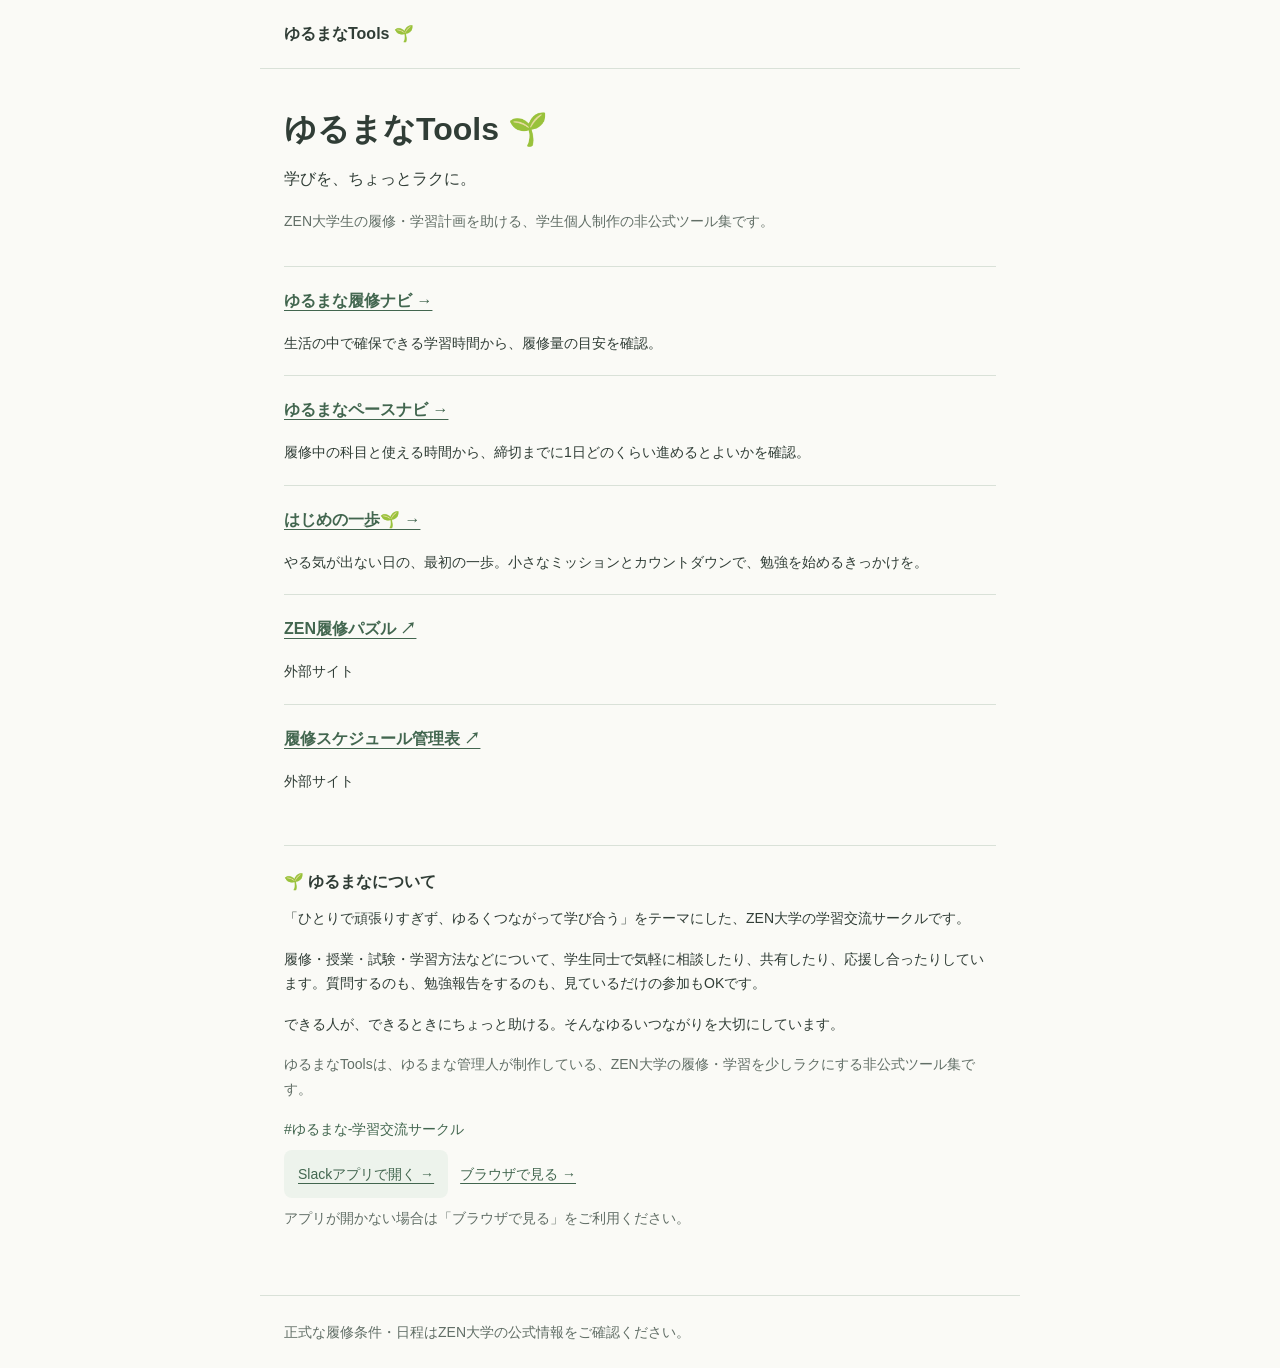
<file: index.html>
<!doctype html><html lang="ja"><head><meta charset="utf-8"><meta name="viewport" content="width=device-width,initial-scale=1"><title>ゆるまなTools｜学びを、ちょっとラクに。</title><meta name="description" content="ZEN大学生の履修・学習計画を助ける、学生個人制作の非公式ツール集。"><link rel="stylesheet" href="assets/css/common.css"><link rel="icon" href="data:image/svg+xml,%3Csvg xmlns=%27http://www.w3.org/2000/svg%27 viewBox=%270 0 32 32%27%3E%3Crect width=%2732%27 height=%2732%27 rx=%278%27 fill=%27%23edf3ec%27/%3E%3Cpath d=%27M16 26V15C5 17 4 6 5 6c8-1 12 3 11 9 0-8 5-12 12-10 0 8-4 12-12 10%27 fill=%27%2342664f%27/%3E%3C/svg%3E"></head><body><a class="skip" href="#main">本文へ</a><header><span class="brand">ゆるまなTools 🌱</span></header><main id="main"><h1>ゆるまなTools 🌱</h1><p>学びを、ちょっとラクに。</p><p class="muted">ZEN大学生の履修・学習計画を助ける、学生個人制作の非公式ツール集です。</p><ul class="tool-list"><li><a href="rishu-navi/">ゆるまな履修ナビ →</a><p>生活の中で確保できる学習時間から、履修量の目安を確認。</p></li><li><a href="pace-navi/">ゆるまなペースナビ →</a><p>履修中の科目と使える時間から、締切までに1日どのくらい進めるとよいかを確認。</p></li><li><a href="first-step/">はじめの一歩🌱 →</a><p>やる気が出ない日の、最初の一歩。小さなミッションとカウントダウンで、勉強を始めるきっかけを。</p></li><li><a href="https://zen-risyu.netlify.app/">ZEN履修パズル ↗</a><p>外部サイト</p></li><li><a href="https://moeko3737.github.io/zen-study-planner/">履修スケジュール管理表 ↗</a><p>外部サイト</p></li></ul>
<section class="community" aria-labelledby="community-heading">
<h2 id="community-heading">🌱 ゆるまなについて</h2>
<p>「ひとりで頑張りすぎず、ゆるくつながって学び合う」をテーマにした、ZEN大学の学習交流サークルです。</p>
<p>履修・授業・試験・学習方法などについて、学生同士で気軽に相談したり、共有したり、応援し合ったりしています。質問するのも、勉強報告をするのも、見ているだけの参加もOKです。</p>
<p>できる人が、できるときにちょっと助ける。そんなゆるいつながりを大切にしています。</p>
<p class="muted">ゆるまなToolsは、ゆるまな管理人が制作している、ZEN大学の履修・学習を少しラクにする非公式ツール集です。</p>
<p class="community-channel">#ゆるまな-学習交流サークル</p>
<div class="community-actions">
<a class="community-link" href="slack://channel?team=T085SRUUM8W&amp;id=C0C5ZDWTQF5">Slackアプリで開く →</a>
<a class="community-browser-link" href="https://zen-student.slack.com/archives/C0C5ZDWTQF5" target="_blank" rel="noopener noreferrer">ブラウザで見る →</a>
</div>
<p class="help">アプリが開かない場合は「ブラウザで見る」をご利用ください。</p>
</section>
</main><footer>正式な履修条件・日程はZEN大学の公式情報をご確認ください。</footer><script src="assets/js/common.js" defer></script></body></html>
</file>
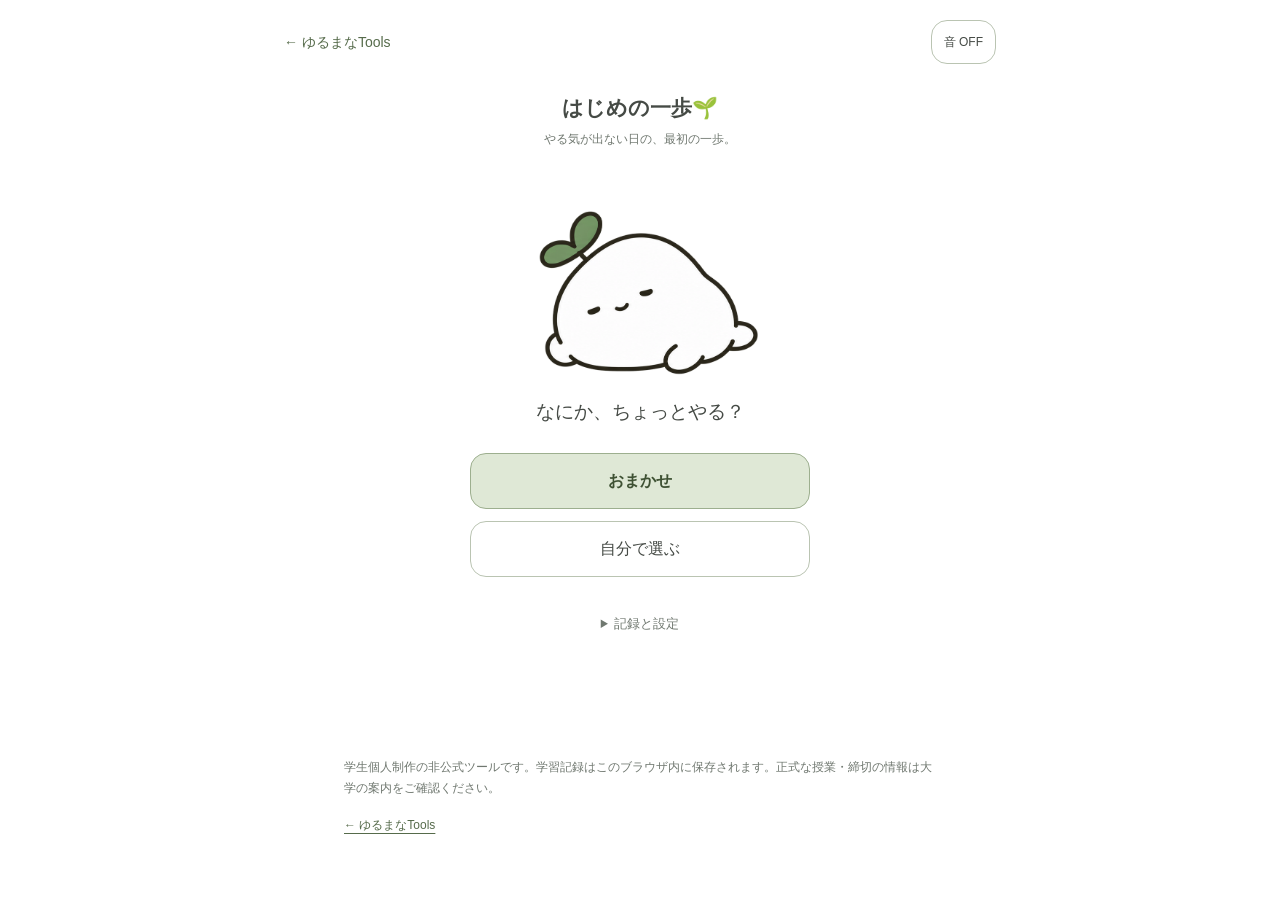
<file: first-step/index.html>
<!doctype html>
<html lang="ja">
<head>
<meta charset="utf-8"><meta name="viewport" content="width=device-width,initial-scale=1">
<title>はじめの一歩🌱｜ゆるまなTools</title>
<meta name="description" content="やる気が出ない日の、最初の一歩。小さなミッションと5秒カウントダウンで、勉強を始めるきっかけを作る非公式ツール。">
<link rel="stylesheet" href="../assets/css/common.css"><link rel="stylesheet" href="style.css">
<link rel="preload" href="assets/mascot.png" as="image">
<script src="engine.js" defer></script><script src="script.js" defer></script>
</head>
<body>
<a class="skip" href="#main">本文へ</a>
<header><a class="brand" href="../">← ゆるまなTools</a><button id="sound-toggle" type="button" aria-pressed="false">音 OFF</button></header>
<main id="main">
<div class="intro"><h1>はじめの一歩🌱</h1><p>やる気が出ない日の、最初の一歩。</p></div>
<noscript><p class="notice">JavaScriptを有効にしてご利用ください。</p></noscript>
<p id="storage-status" class="notice" role="status" hidden></p>
<section id="screen" aria-labelledby="screen-heading"></section>
<p id="status" class="help" role="status"></p>
</main>
<footer><p>学生個人制作の非公式ツールです。学習記録はこのブラウザ内に保存されます。正式な授業・締切の情報は大学の案内をご確認ください。</p><a href="../">← ゆるまなTools</a></footer>

</body></html>
</file>
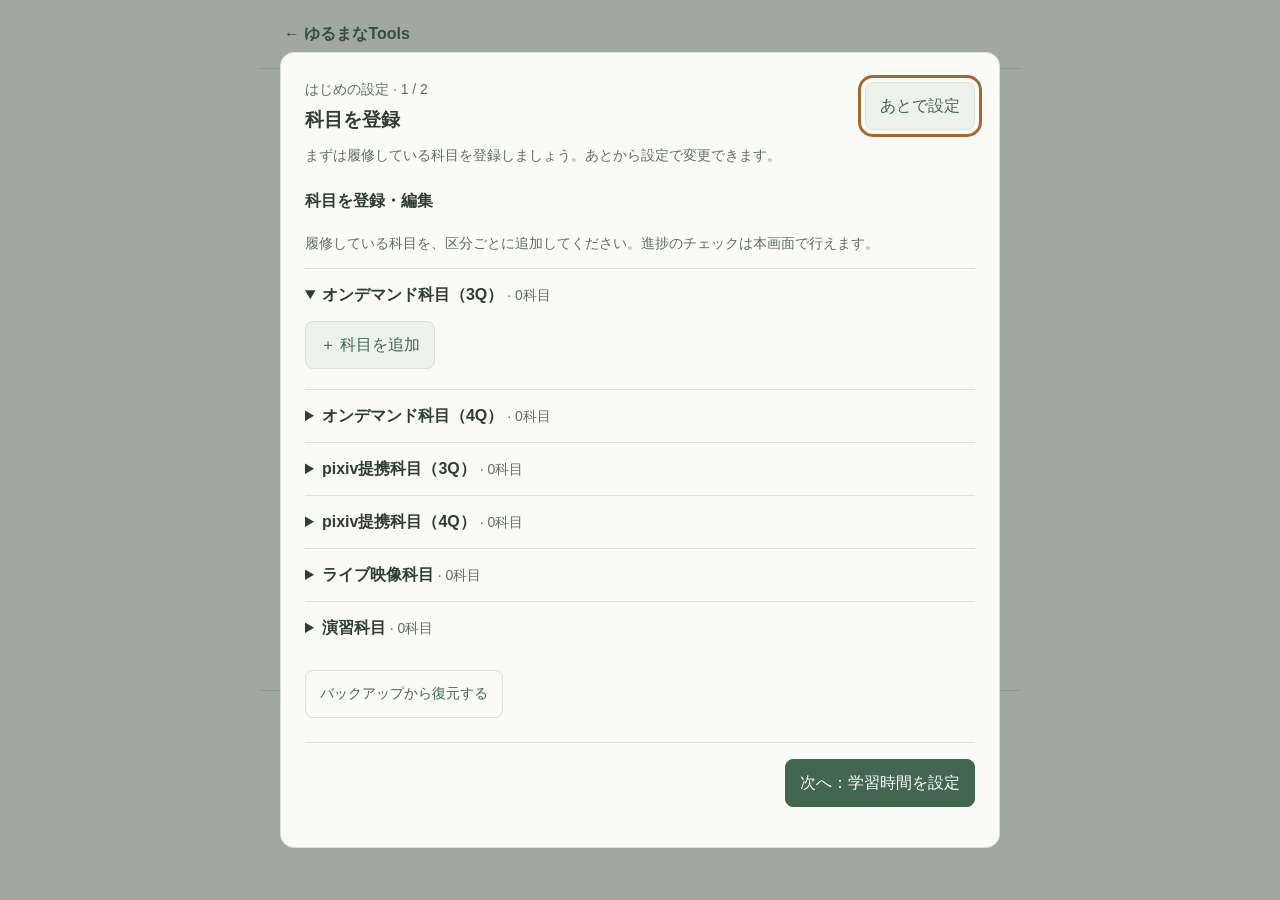
<file: pace-navi/index.html>
<!doctype html>
<html lang="ja">
<head>
<meta charset="utf-8">
<meta name="viewport" content="width=device-width,initial-scale=1">
<title>ゆるまなペースナビ｜ゆるまなTools</title>
<meta name="description" content="科目の進捗と曜日ごとの学習時間から、締切までの日ごとのおすすめ学習本数を確認できます。ZEN大学生向け非公式ツール。">
<link rel="stylesheet" href="../assets/css/common.css">
<link rel="stylesheet" href="style.css">
<link rel="icon" href="data:image/svg+xml,%3Csvg xmlns=%27http://www.w3.org/2000/svg%27 viewBox=%270 0 32 32%27%3E%3Crect width=%2732%27 height=%2732%27 rx=%278%27 fill=%27%23edf3ec%27/%3E%3Cpath d=%27M16 26V15C5 17 4 6 5 6c8-1 12 3 11 9 0-8 5-12 12-10 0 8-4 12-12 10%27 fill=%27%2342664f%27/%3E%3C/svg%3E">
<script src="../assets/data/academic-config.js" defer></script>
<script src="../assets/data/holidays.js" defer></script>
<script src="../rishu-navi/calculator.js" defer></script>
<script src="engine.js" defer></script>
<script src="storage.js" defer></script>
<script src="script.js" defer></script>
</head>
<body>
<a class="skip" href="#main">本文へ</a>
<header><a class="brand" href="../">← ゆるまなTools</a></header>
<main id="main">
<div class="intro"><h1>ゆるまなペースナビ 🌱</h1><p>進んだ分をチェック。次のペースを確認。</p></div>
<noscript><p class="warning">JavaScriptを有効にしてご利用ください。</p></noscript>

<p id="storage-message" class="warning" role="status" hidden></p>
<div class="workspace-bar"><p id="current-settings" class="help"></p><button type="button" id="open-settings" aria-haspopup="dialog">科目・時間の設定</button></div>
<nav class="workspace-navigation" aria-label="ペースナビの画面"><button type="button" data-view="progress" aria-pressed="true" aria-controls="progress-surface">進捗チェック</button><button type="button" data-view="pace" aria-pressed="false" aria-controls="pace-surface">学習ペース</button><button type="button" data-view="outlook" aria-pressed="false" aria-controls="outlook-surface">締切の見通し</button></nav>
<section class="surface" id="progress-surface" aria-labelledby="courses-heading">
<h2 id="courses-heading">科目の進み具合</h2><p id="progress-overview" class="progress-overview"></p>
<p class="help">科目を開いて、終わった回をチェックしましょう。変更は自動保存されます。</p>
<p id="progress-empty" hidden>まだ科目がありません。<button type="button" id="register-courses">科目を登録する</button></p>
<div id="progress-host"><div id="course-sections"></div></div>
</section>
<section class="surface pace-surface" id="pace-surface" aria-labelledby="pace-heading" hidden>
<h2 id="pace-heading">おすすめの学習ペース</h2>
<fieldset class="mode-switch"><legend class="sr-only">計算モード</legend><label><input type="radio" name="pace-mode" data-calculation-mode value="next">次の締切まで</label><label><input type="radio" name="pace-mode" data-calculation-mode value="final">最終締切まで</label></fieldset>
<details class="pace-guide"><summary>本数の見方・演習について</summary><p class="unit-note">1本＝オンデマンド・pixiv・ライブ科目の授業1回分の目安です。演習は含みません。科目によって実際の学習時間は異なります。</p>
<p class="help">演習は、祝日や自主学習時間が0分の日にも表示します。休講日として登録した日と、完了した演習科目は除きます。</p>
</details><div id="daily-pace"></div>
<section class="planner-link" aria-labelledby="planner-heading"><h3 id="planner-heading">具体的な予定をカレンダーに入れよう</h3><p>ペースが分かったら、「いつ・どの科目を進めるか」を履修スケジュール管理表で組み立てられます。</p><a href="https://moeko3737.github.io/zen-study-planner/" target="_blank" rel="noopener noreferrer">履修スケジュール管理表を開く →</a></section>
</section>
<section class="surface result-surface" id="outlook-surface" aria-labelledby="result-heading" hidden>
<h2 id="result-heading">締切までの見通し</h2>
<fieldset class="mode-switch"><legend class="sr-only">見通しの計算期間</legend><label><input type="radio" name="outlook-mode" data-calculation-mode value="next">次の締切まで</label><label><input type="radio" name="outlook-mode" data-calculation-mode value="final">最終締切まで</label></fieldset>
<div id="results"></div>
<p id="result-live" class="sr-only" aria-live="polite" aria-atomic="true"></p>
</section>
<details class="support-info"><summary>使い方・注意事項・ゆるまなについて</summary>

<section class="notes"><h2>使う前に知っておきたいこと</h2><p>学生個人が制作した非公式ツールです。結果は学習計画の目安で、成績や単位取得を保証するものではありません。科目ごとの実際の負荷は異なります。</p><p>途中締切を過ぎても未完了分を次の目標へ含めますが、成績に影響する場合があります。最終締切後の未完了分はおすすめペースに含めません。正式な締切・提出条件・授業情報は、必ず<a href="https://zen.ac.jp/">ZEN大学の公式情報</a>と各科目の案内で確認してください。</p><p>演習は曜日と休講日だけを表示します。各回の実施日や冬季休業中の授業有無は、授業の案内をご確認ください。</p></section>
<section class="community" aria-labelledby="community-heading">
<h2 id="community-heading">🌱 ゆるまなについて</h2>
<p>このツールは、ZEN大学の学習交流サークル「ゆるまな」の管理人が制作しています。</p>
<p>履修や学習について気軽に相談・共有したい方は、Slackのゆるまなへどうぞ〜！</p>
<p class="community-channel">#ゆるまな-学習交流サークル</p>
<div class="community-actions">
<a class="community-link" href="slack://channel?team=T085SRUUM8W&amp;id=C0C5ZDWTQF5">Slackアプリで開く →</a>
<a class="community-browser-link" href="https://zen-student.slack.com/archives/C0C5ZDWTQF5" target="_blank" rel="noopener noreferrer">ブラウザで見る →</a>
</div>
<p class="help">アプリが開かない場合は「ブラウザで見る」をご利用ください。</p>
</section>

</details>
</main>
<footer><a href="../">← ゆるまなTools</a><p>学びを、ちょっとラクに。</p></footer>

<dialog id="settings-dialog" aria-labelledby="settings-heading">
<div class="dialog-header"><div><p id="setup-step" class="help" hidden></p><h2 id="settings-heading">設定</h2></div><button type="button" id="close-settings" aria-label="設定を閉じる">閉じる</button></div>
<p id="setup-description" class="help" hidden></p>
<nav id="settings-navigation" class="settings-navigation" aria-label="設定の項目"><button type="button" data-panel="courses" aria-pressed="true">科目</button><button type="button" data-panel="time" aria-pressed="false">学習時間</button><button type="button" data-panel="data" aria-pressed="false">データ</button></nav>
<div class="dialog-body">
<section id="settings-courses" class="settings-panel" aria-labelledby="settings-courses-heading"><h3 id="settings-courses-heading">科目を登録・編集</h3><p class="help">履修している科目を、区分ごとに追加してください。進捗のチェックは本画面で行えます。</p><div id="settings-course-host"></div><button type="button" id="restore-in-setup" class="text-button">バックアップから復元する</button></section>
<section id="settings-time" class="settings-panel" aria-labelledby="time-heading" hidden>
<h2 id="time-heading">勉強できる時間</h2>
<p class="study-time-note"><strong>演習の授業に使う時間は除いて入力してください。</strong><span>自主学習に使える時間を設定します。演習の授業時間は自動では差し引かれません。</span></p>
<div class="field"><label for="start-date">計算開始日</label><div class="date-row"><input type="date" id="start-date" required><button type="button" id="today">今日に戻す</button></div><p class="help">開始日と締切当日を含めて計算します。<span id="q4-start-help"></span></p></div>
<div id="weekday-inputs"></div>
<p class="week-total">通常週の学習可能時間 <strong id="weekly-total">0分</strong></p>
<fieldset class="holiday-rules"><legend>祝日の過ごし方</legend>
<label class="radio"><input type="radio" name="holiday-rule" value="normal">普段どおり</label>
<label class="radio"><input type="radio" name="holiday-rule" value="off">祝日は勉強しない</label>
<label class="radio"><input type="radio" name="holiday-rule" value="custom">祝日は別の時間にする</label>
</fieldset>
<div id="holiday-custom" hidden><div class="slider-label"><label for="holiday-minutes">祝日の学習時間</label><output id="holiday-output" for="holiday-minutes">お休み</output></div><input type="range" id="holiday-minutes" min="0" max="480" step="15"></div>
<p class="help">振替休日・国民の休日も含みます。冬季休業は自動的な休みにはなりません。</p>
</section>

<section id="settings-data" class="settings-panel backups" hidden aria-labelledby="backup-heading"><h2 id="backup-heading">データのバックアップ</h2><p class="help">データは端末・ブラウザごとに保存されます。ブラウザのデータ削除に備えて、ときどき書き出しておくと安心です。</p><div class="actions"><button type="button" id="export">バックアップを書き出す</button><label class="file-label" for="import">バックアップを読み込む<input id="import" type="file" accept=".json,application/json"></label></div><button type="button" id="reset" class="text-button">全データをリセット</button><p id="backup-message" role="status" class="help"></p></section>

<p id="settings-error" class="warning" role="status" hidden></p>
</div>
<div class="dialog-actions"><button type="button" id="setup-back" hidden>科目登録に戻る</button><button type="button" id="settings-done">設定を閉じる</button></div>
</dialog>
</body></html>
</file>
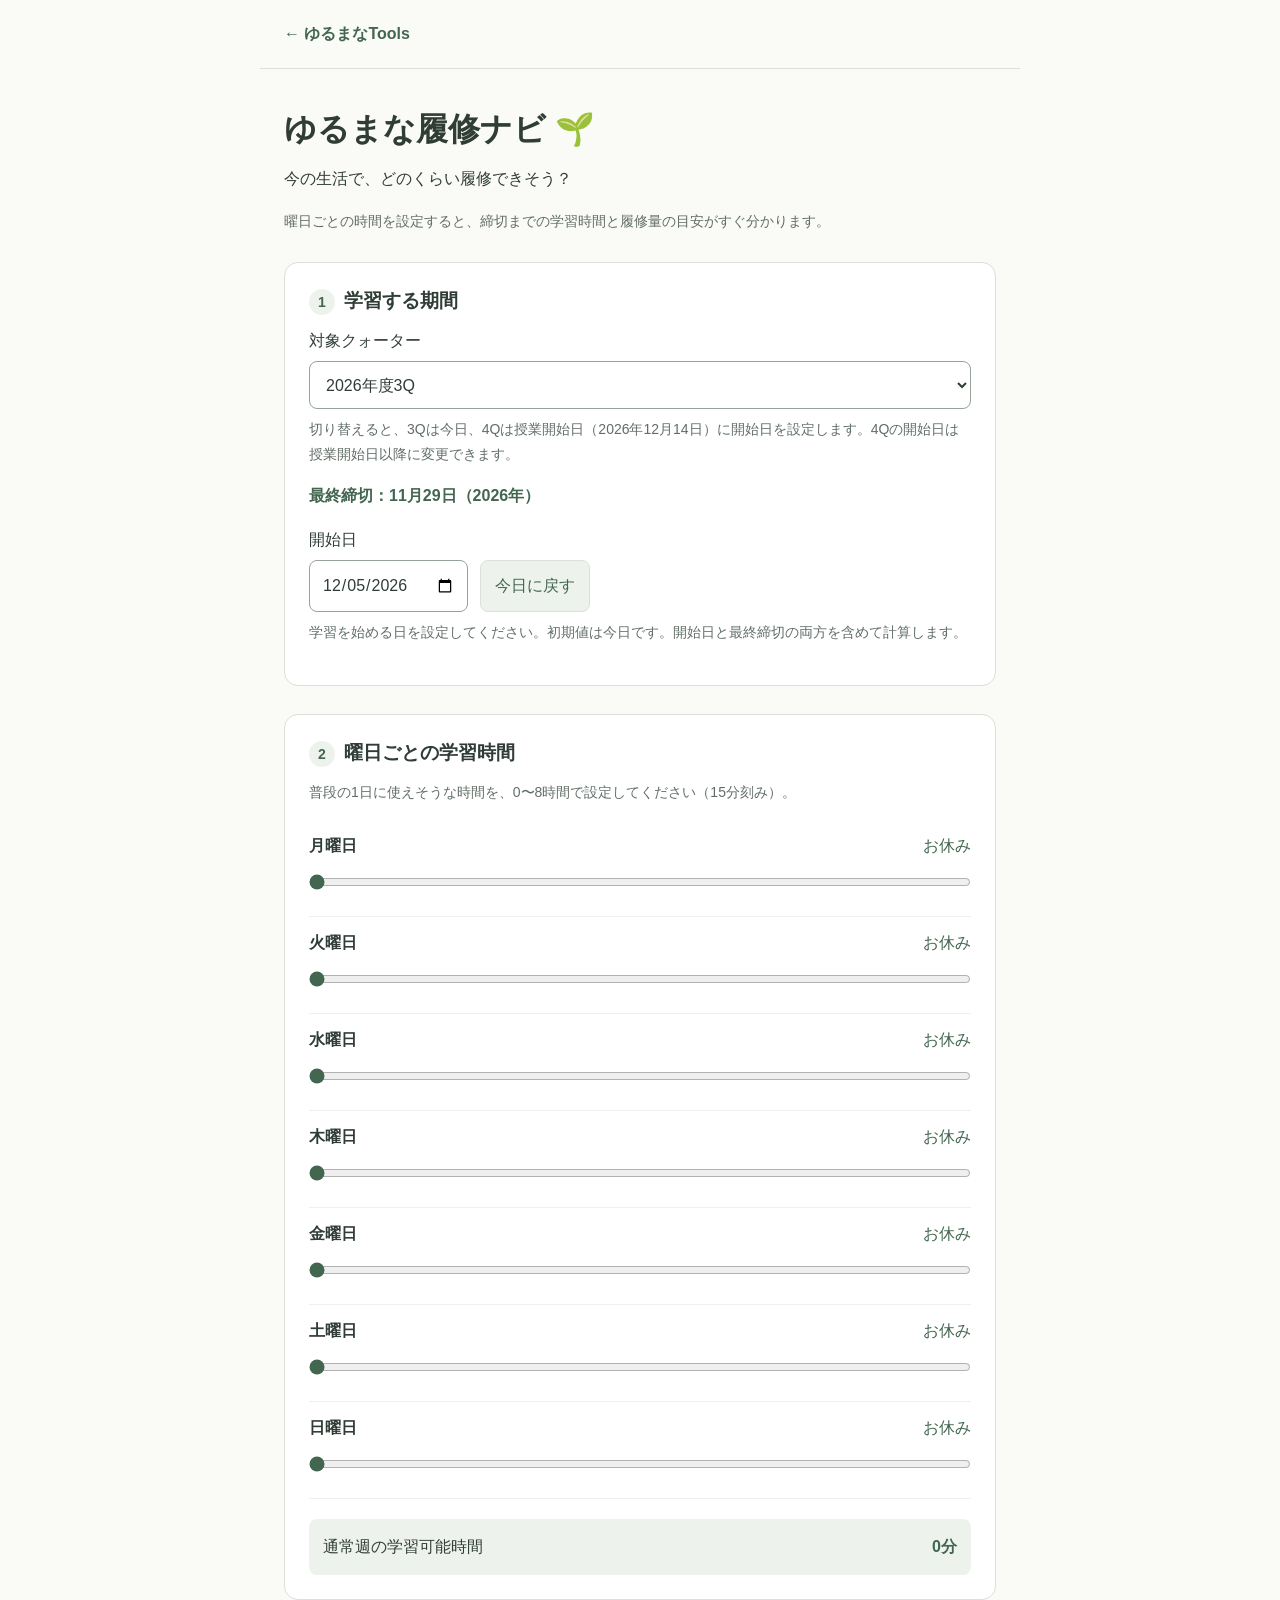
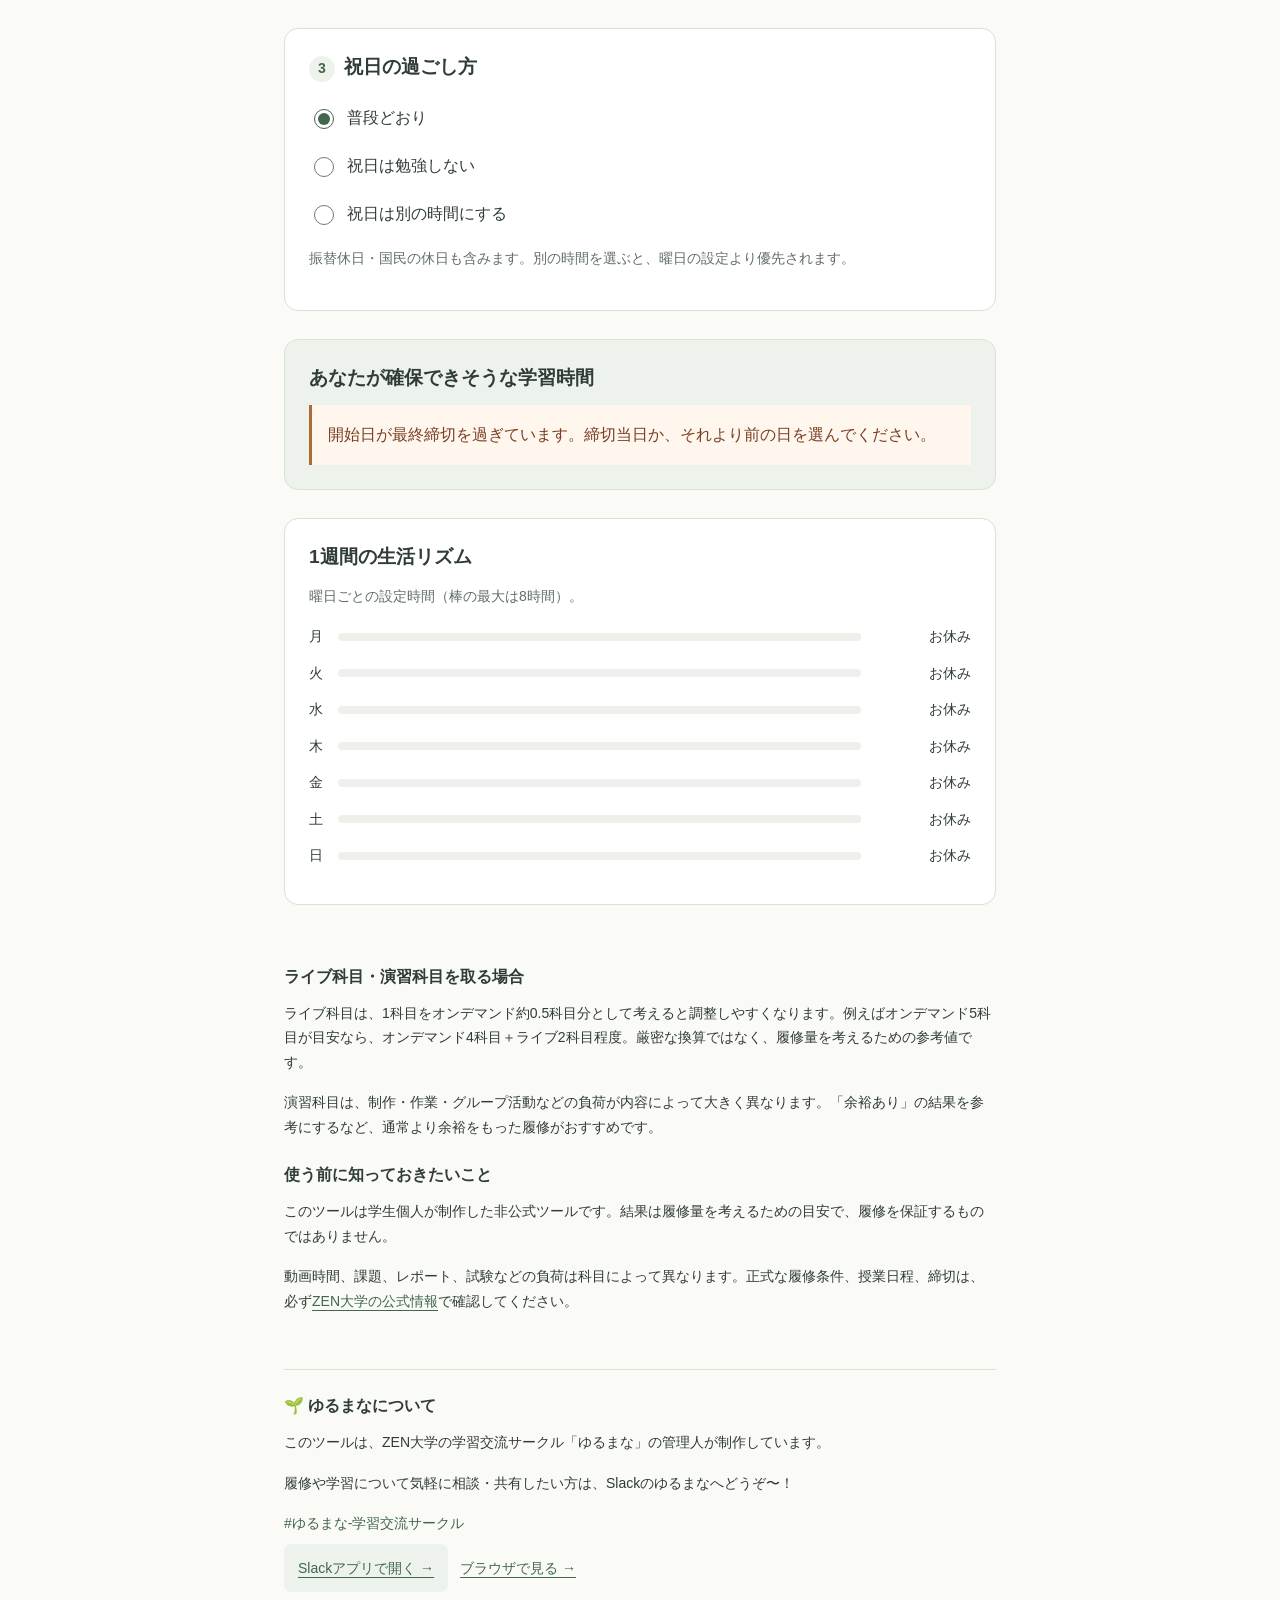
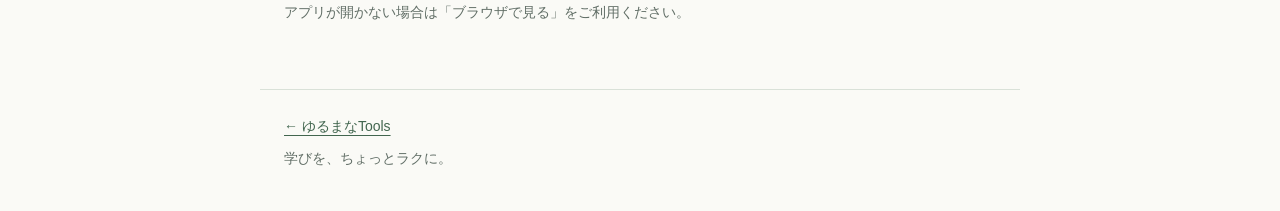
<file: rishu-navi/index.html>
<!doctype html><html lang="ja"><head><meta charset="utf-8"><meta name="viewport" content="width=device-width,initial-scale=1"><title>ゆるまな履修ナビ｜ゆるまなTools</title><meta name="description" content="曜日ごとの学習時間から、ZEN大学のオンデマンド科目の履修量を見積もる非公式ツール。"><link rel="stylesheet" href="../assets/css/common.css"><link rel="stylesheet" href="style.css"><link rel="icon" href="data:image/svg+xml,%3Csvg xmlns=%27http://www.w3.org/2000/svg%27 viewBox=%270 0 32 32%27%3E%3Crect width=%2732%27 height=%2732%27 rx=%278%27 fill=%27%23edf3ec%27/%3E%3Cpath d=%27M16 26V15C5 17 4 6 5 6c8-1 12 3 11 9 0-8 5-12 12-10 0 8-4 12-12 10%27 fill=%27%2342664f%27/%3E%3C/svg%3E"><script src="../assets/data/config.js" defer></script><script src="../assets/data/holidays.js" defer></script><script src="calculator.js" defer></script><script src="../assets/js/common.js" defer></script><script src="script.js" defer></script></head><body><a class="skip" href="#main">本文へ</a><header><a class="brand" href="../">← ゆるまなTools</a></header><main id="main"><div class="intro"><h1>ゆるまな履修ナビ 🌱</h1><p>今の生活で、どのくらい履修できそう？</p><p class="muted">曜日ごとの時間を設定すると、締切までの学習時間と履修量の目安がすぐ分かります。</p></div><noscript><p class="error">計算にはJavaScriptが必要です。ブラウザの設定で有効にしてください。</p></noscript><form id="settings"><section class="section"><h2><span class="step">1</span> 学習する期間</h2><label for="term">対象クォーター</label>
<select id="term" aria-describedby="term-help"></select>
<p class="help" id="term-help">切り替えると、3Qは今日、4Qは授業開始日（2026年12月14日）に開始日を設定します。4Qの開始日は授業開始日以降に変更できます。</p>
<p class="deadline" id="deadline"></p><label for="start-date">開始日</label><div class="date-row"><input id="start-date" type="date" required aria-describedby="date-help"><button type="button" id="today" aria-describedby="today-help">今日に戻す</button></div><p class="help" id="today-help" hidden>4Qの授業開始日前は「今日に戻す」を使えません。</p><p class="help" id="date-help">学習を始める日を設定してください。初期値は今日です。開始日と最終締切の両方を含めて計算します。</p></section><section class="section"><h2><span class="step">2</span> 曜日ごとの学習時間</h2><p class="help">普段の1日に使えそうな時間を、0〜8時間で設定してください（15分刻み）。</p><div id="weekday-inputs"></div><p class="week-total">通常週の学習可能時間 <strong id="weekly-total">0分</strong></p></section><section class="section"><h2><span class="step">3</span> 祝日の過ごし方</h2><fieldset><legend class="sr-only">祝日の学習ルール</legend><label class="radio"><input type="radio" name="holiday-rule" value="normal" checked>普段どおり</label><label class="radio"><input type="radio" name="holiday-rule" value="off">祝日は勉強しない</label><label class="radio"><input type="radio" name="holiday-rule" value="custom">祝日は別の時間にする</label></fieldset><div id="holiday-custom" hidden><div class="slider-label"><label for="holiday-minutes">祝日の学習時間</label><output for="holiday-minutes" id="holiday-output">お休み</output></div><input id="holiday-minutes" type="range" value="0"></div><p class="help">振替休日・国民の休日も含みます。別の時間を選ぶと、曜日の設定より優先されます。</p></section></form><section class="results section" aria-labelledby="result-heading"><h2 id="result-heading">あなたが確保できそうな学習時間</h2><div id="result-error" class="error" role="status" hidden></div><div id="valid-results"><p class="period" id="period"></p><dl class="time-summary"><div class="total"><dt>最終締切まで</dt><dd id="total-time">0分</dd></div><div><dt>通常週</dt><dd id="result-weekly">0分</dd></div><div><dt>学習可能日</dt><dd id="study-days">0日</dd></div><div><dt>カレンダー日数</dt><dd id="calendar-days"></dd></div><div><dt>平均週あたり</dt><dd id="average-weekly"></dd></div></dl><p class="help">平均週あたり＝総学習時間 ÷ カレンダー日数 × 7（1分単位に四捨五入）。通常週は祝日補正前です。</p><h2 class="model-heading">履修量の目安</h2><p class="help">オンデマンド1科目＝全<span id="session-count"></span>回。1レポートあたりの時間には、授業の視聴・確認・復習・課題なども含めています。</p><div id="course-results"></div><p class="help">0科目でも、今ある学習時間を増やしたり、科目ごとの負荷を確認したりする際の参考にできます。</p></div><p id="live-summary" class="sr-only" aria-live="polite" aria-atomic="true"></p></section><section class="section rhythm"><h2>1週間の生活リズム</h2><p class="help">曜日ごとの設定時間（棒の最大は8時間）。</p><div id="weekday-chart"></div></section><section class="notes"><h2>ライブ科目・演習科目を取る場合</h2><p>ライブ科目は、1科目をオンデマンド約0.5科目分として考えると調整しやすくなります。例えばオンデマンド5科目が目安なら、オンデマンド4科目＋ライブ2科目程度。厳密な換算ではなく、履修量を考えるための参考値です。</p><p>演習科目は、制作・作業・グループ活動などの負荷が内容によって大きく異なります。「余裕あり」の結果を参考にするなど、通常より余裕をもった履修がおすすめです。</p><h2>使う前に知っておきたいこと</h2><p>このツールは学生個人が制作した非公式ツールです。結果は履修量を考えるための目安で、履修を保証するものではありません。</p><p>動画時間、課題、レポート、試験などの負荷は科目によって異なります。正式な履修条件、授業日程、締切は、必ず<a href="https://zen.ac.jp/">ZEN大学の公式情報</a>で確認してください。</p></section>
<section class="community" aria-labelledby="community-heading">
<h2 id="community-heading">🌱 ゆるまなについて</h2>
<p>このツールは、ZEN大学の学習交流サークル「ゆるまな」の管理人が制作しています。</p>
<p>履修や学習について気軽に相談・共有したい方は、Slackのゆるまなへどうぞ〜！</p>
<p class="community-channel">#ゆるまな-学習交流サークル</p>
<div class="community-actions">
<a class="community-link" href="slack://channel?team=T085SRUUM8W&amp;id=C0C5ZDWTQF5">Slackアプリで開く →</a>
<a class="community-browser-link" href="https://zen-student.slack.com/archives/C0C5ZDWTQF5" target="_blank" rel="noopener noreferrer">ブラウザで見る →</a>
</div>
<p class="help">アプリが開かない場合は「ブラウザで見る」をご利用ください。</p>
</section>
</main><footer><a href="../">← ゆるまなTools</a><p>学びを、ちょっとラクに。</p></footer></body></html>
</file>
<file: assets/css/common.css>
:root{--bg:#fafaf6;--surface:#fff;--ink:#303d36;--muted:#616e66;--green:#42664f;--pale:#edf3ec;--line:#d9e1d8;--radius:14px;--space:24px;color-scheme:light}*{box-sizing:border-box}body{margin:0;background:var(--bg);color:var(--ink);font:16px/1.75 -apple-system,BlinkMacSystemFont,"Hiragino Sans","Yu Gothic","Meiryo",sans-serif}a{color:var(--green);text-underline-offset:4px}a:hover{text-decoration-thickness:2px}button,input{font:inherit}button,a,input{-webkit-tap-highlight-color:transparent} :focus-visible{outline:3px solid #a76731;outline-offset:4px}header,main,footer{max-width:760px;margin:auto;padding:24px}header{border-bottom:1px solid var(--line);padding-top:20px;padding-bottom:20px}.brand{font-weight:700;text-decoration:none}h1{font-size:clamp(1.6rem,5vw,2rem);line-height:1.5;margin:12px 0}h2{font-size:1.2rem;line-height:1.5;margin:0 0 12px}h3{font-size:1rem}p{margin:8px 0 16px}.muted,.help{color:var(--muted);font-size:.875rem}footer{font-size:.875rem;color:var(--muted);border-top:1px solid var(--line);margin-top:24px}.skip{position:absolute;top:-100px;background:white;padding:12px}.skip:focus{top:0;z-index:10}.tool-list{list-style:none;padding:0;margin:32px 0}.tool-list li{border-top:1px solid var(--line);padding:20px 0}.tool-list a{display:block;min-height:44px;font-weight:700}.tool-list p{margin:0;font-size:.875rem}.intro{margin-bottom:28px}@media(max-width:400px){header,main,footer{padding-left:16px;padding-right:16px}}

/* ツールの下に添える、控えめなコミュニティ紹介 */
.community{margin-top:32px;padding-top:24px;border-top:1px solid var(--line);font-size:.875rem}
.community h2{font-size:1rem}
.community-link{display:inline-block;max-width:100%;min-height:48px;padding:12px 14px;border-radius:8px;background:var(--pale);color:var(--green);overflow-wrap:anywhere}
.community-link:hover{background:#e0eadd}

.community-channel{margin-bottom:8px;color:var(--green);overflow-wrap:anywhere}
.community-actions{display:flex;flex-wrap:wrap;align-items:center;gap:4px 12px;margin-bottom:8px}
.community-browser-link{display:inline-block;min-height:48px;padding:12px 0;max-width:100%;overflow-wrap:anywhere}
</file>
<file: first-step/style.css>
/* このページだけ、白い芽の子に合わせた素朴なトーンにする。 */
:root {
  --bg: #fff;
  --surface: #fff;
  --ink: #454a45;
  --muted: #707870;
  --green: #566b4b;
  --pale: #f2f5ed;
  --line: #e3e8df;
  --radius: 18px;
}
header { display:flex; justify-content:space-between; align-items:center; gap:12px; border:0; }
header .brand { font-size:.875rem; font-weight:500; }
header button { min-height:44px; padding:8px 12px; font-size:.75rem; }
main { max-width:640px; padding-top:8px; }
.intro { text-align:center; margin-bottom:8px; }
.intro h1 { font-size:1.3rem; font-weight:600; margin:0; }
.intro p { font-size:.75rem; color:var(--muted); margin:6px 0 0; }
body:not([data-screen="home"]) .intro { display:none; }
button, input, select, textarea { font:inherit; color:var(--ink); }
button { min-height:48px; max-width:100%; padding:12px 18px; border:1.5px solid #bac4b2; border-radius:16px; background:white; cursor:pointer; overflow-wrap:anywhere; }
button:hover { background:var(--pale); }
button:disabled { opacity:.6; cursor:default; }
.primary { background:#dfe8d6; color:#3e5133; border-color:#9daf8f; font-weight:600; }
.primary:hover { background:#d2dfc6; }
.large { min-height:56px; width:100%; font-size:1rem; }
.actions { display:flex; flex-wrap:wrap; gap:12px; margin:20px 0; }
.actions > * { flex:1 1 150px; }
.home-actions { display:grid; gap:12px; max-width:340px; margin:24px auto; }
.home-links { display:grid; grid-template-columns:1fr 1fr; gap:8px; padding:12px 0; }
.home-links button { font-size:.875rem; border-color:var(--line); }
#home-menu { max-width:340px; margin:0 auto; text-align:center; }
#home-menu > summary { color:var(--muted); font-size:.8rem; }
summary { cursor:pointer; min-height:48px; padding:12px 0; }
.quiet, .back { background:transparent; border-color:transparent; color:var(--muted); font-size:.875rem; }
.back { padding-left:0; margin-bottom:0; }
#screen-heading { font-size:1.2rem; font-weight:500; line-height:1.7; }
body[data-screen="home"] #screen-heading,
body[data-screen="proposal"] #screen-heading,
body[data-screen="countdown"] #screen-heading,
body[data-screen="running"] #screen-heading,
body[data-screen="completed"] #screen-heading,
body[data-screen="summary"] #screen-heading { text-align:center; margin-bottom:12px; }
.mission-main { text-align:center; padding:0; margin:12px 0 24px; }
.mission-title { font-size:clamp(1.2rem,5vw,1.6rem); font-weight:600; line-height:1.7; overflow-wrap:anywhere; margin:12px 0 24px; }
body[data-screen="running"] .mission-title, body[data-screen="completed"] .mission-title { text-align:center; }
body[data-screen="proposal"] [data-action="start"], body[data-screen="running"] [data-action="complete"] { display:block; max-width:340px; margin:0 auto; }
body[data-screen="proposal"] .actions { max-width:450px; margin:16px auto 0; }
body[data-screen="proposal"] [data-action="skip"] { display:block; margin:8px auto 0; }
.center { text-align:center; }
.eyebrow { color:var(--muted); font-size:.8rem; margin-bottom:4px; }
.countdown-number { font-size:3rem; color:var(--green); line-height:1.3; font-weight:500; margin:4px 0 24px; font-variant-numeric:tabular-nums; }
.time-display { font-size:clamp(2.4rem,12vw,3.4rem); line-height:1.4; font-variant-numeric:tabular-nums; font-weight:500; margin:4px 0; }
.elapsed { color:var(--muted); font-size:.8rem; font-variant-numeric:tabular-nums; }
.notice { background:var(--pale); padding:14px 16px; border-radius:12px; font-size:.875rem; overflow-wrap:anywhere; }
.timer-settings { border-top:1px solid var(--line); margin-top:24px; padding-top:4px; }
.timer-settings > summary { font-size:.8rem; color:var(--muted); }
.share-box { margin-top:24px; }
.share-box > summary { min-height:56px; padding:14px 16px; border:1px solid #bac4b2; border-radius:16px; background:var(--pale); color:var(--green); font-size:.95rem; font-weight:600; overflow-wrap:anywhere; }
.share-box > summary:hover { background:#e8eee0; }
.share-box[open] > summary { margin-bottom:16px; }
label { display:block; margin:14px 0 6px; }
input:not([type="checkbox"]), textarea, select { width:100%; min-width:0; padding:10px 12px; border:1px solid #a2b19a; border-radius:10px; background:white; font-size:16px; }
input, select { min-height:48px; }
textarea { min-height:90px; resize:vertical; }
input[type="checkbox"] { width:20px; height:20px; accent-color:var(--green); flex-shrink:0; }
.check-label { display:flex; gap:10px; align-items:center; min-height:48px; }
.selection-group { padding:18px 0; border-top:1px solid var(--line); }
.selection-list { display:grid; gap:8px; }
.selection-list button { text-align:left; display:flex; justify-content:space-between; align-items:center; gap:10px; }
.selection-list small { font-size:.75rem; color:var(--muted); white-space:nowrap; }
.record { padding:18px 0; border-top:1px solid var(--line); }
.record h3 { margin:0 0 6px; overflow-wrap:anywhere; }
.record p { margin-bottom:6px; }
.record .actions { margin:8px 0; }
.record button { font-size:.875rem; }
.edit-time { max-width:300px; }
.stats { display:grid; grid-template-columns:1fr 1fr; gap:16px; margin:24px 0; }
.stat-major { grid-column:1/-1; padding:18px; background:var(--pale); border-radius:12px; }
.stats dt { color:var(--muted); font-size:.875rem; }
.stats dd { margin:4px 0; font-size:1.4rem; font-weight:600; }
.stat-major dd { font-size:2rem; color:var(--green); }
.history-day { margin-top:26px; }
.week-line { padding:10px 0; border-top:1px solid var(--line); display:flex; flex-wrap:wrap; justify-content:space-between; gap:8px; font-size:.875rem; }
.file-label { display:block; padding:12px 16px; border:1px solid #a2b19a; border-radius:12px; background:white; cursor:pointer; margin:0; }
.file-label input { display:block; font-size:.875rem; margin-top:8px; padding:0; border:0; min-height:32px; }
.danger { color:#794b31; }
.slack-link { display:inline-block; min-height:48px; padding:12px 0; }
.custom-list .actions button { flex:1 1 100px; }
.today-summary { margin:16px 0; }
#recorded-time { text-align:center; }
footer { max-width:640px; font-size:.75rem; border:0; margin-top:36px; color:#707870; }
/* 画像そのものを加工せず、透過PNGの3ポーズを表示する。 */
.buddy-stage { display:flex; justify-content:center; margin:0 auto 8px; }
.mascot { position:relative; width:240px; aspect-ratio:24/23; background:url("assets/mascot.png") no-repeat; background-size:300% auto; }
.mascot-rest { background-position:0% 50%; }
.mascot-sit { background-position:50% 50%; }
.mascot-hop { background-position:100% 50%; }
.buddy-small .mascot { width:130px; }
.buddy-small { margin-bottom:4px; }
.buddy-flower { position:absolute; top:28%; color:#82986d; font-size:30px; opacity:0; }
.flower-left { left:0; }
.flower-right { right:0; top:16%; }
.buddy-celebrate:not(.buddy-still) { animation:little-hop .75s ease-in-out 3; }
.buddy-celebrate .buddy-flower { opacity:1; }
.buddy-celebrate:not(.buddy-still) .buddy-flower { animation:flower-pop 1s ease-out 3; }
.celebration-message { display:flex; align-items:center; justify-content:center; gap:12px; color:var(--green); font-size:.875rem; }
.celebration-message button { font-size:.75rem; }
@keyframes little-hop { 0%,100%{transform:translateY(0) rotate(0)} 40%{transform:translateY(-14px) rotate(-3deg)} 70%{transform:translateY(-4px) rotate(2deg)} }
@keyframes flower-pop { 0%{transform:scale(.5);opacity:0} 30%{transform:scale(1);opacity:1} 100%{transform:translateY(-12px);opacity:0} }
@media(prefers-reduced-motion:reduce) { .buddy-celebrate, .buddy-flower { animation:none!important; } }
@media(max-width:400px) {
  .actions > * { flex-basis:100%; }
  .equal-actions { display:grid; grid-template-columns:1fr 1fr; gap:8px; }
  .equal-actions button { padding:10px 6px; font-size:.875rem; }
  .record .actions { gap:8px; }
  .record .actions > * { flex:1 1 100px; }
  .mascot { width:220px; }
  .buddy-small .mascot { width:110px; }
  body[data-screen="proposal"] .actions { display:grid; grid-template-columns:1fr 1fr; gap:8px; }
  body[data-screen="proposal"] .actions button { font-size:.875rem; padding:10px 8px; }
}
[hidden] { display:none!important; }

:focus-visible { outline:2px dashed #799574; outline-offset:4px; }

.pick-options { display:grid; gap:12px; max-width:380px; margin:24px auto; }
.pick-options button { min-height:56px; }
.step-list { list-style:none; padding:0; margin:20px 0 28px; }
.step-list li { display:flex; align-items:flex-start; gap:12px; padding:12px 0; border-bottom:1px solid var(--line); }
.step-list small { display:block; color:var(--green); font-size:.75rem; }
.step-done,.step-skipped { color:var(--muted); }
body[data-screen="plan"] [data-action="start"] { display:block; max-width:340px; margin:0 auto; }
body[data-screen="plan"] [data-action="skip"] { display:block; margin:8px auto; }
body[data-screen="plan"]>.help { text-align:center; }
</file>
<file: pace-navi/style.css>
.surface{margin-bottom:28px;padding:24px;border:1px solid var(--line);border-radius:var(--radius);background:var(--surface)}
button,input,select{font:inherit}button{min-height:48px;max-width:100%;padding:9px 14px;border:1px solid var(--line);border-radius:8px;background:var(--pale);color:var(--green);cursor:pointer}button:hover{background:#e0eadd}input:not([type=range]):not([type=checkbox]):not([type=radio]):not([type=color]):not([type=file]),select{min-height:48px;width:100%;min-width:0;padding:8px 10px;border:1px solid #95a398;border-radius:8px;background:#fff;color:var(--ink)}input[type=color]{height:48px;width:60px;max-width:100%;padding:4px;border:1px solid #95a398;border-radius:8px;background:white}input[type=checkbox],input[type=radio]{width:20px;height:20px;accent-color:var(--green);flex-shrink:0}input[type=range]{width:100%;height:44px;margin:0;accent-color:var(--green);cursor:pointer}label{display:block}summary{cursor:pointer;min-height:48px;padding:12px 0;font-weight:600}details>summary:focus-visible{outline-offset:2px}.course-section{border-top:1px solid var(--line)}.section-count{font-size:.875rem;color:var(--muted);font-weight:400}.course{padding:20px 0;border-bottom:1px solid var(--line);border-left:4px solid var(--course-color);padding-left:16px;margin:4px 0 20px}.course.finished{background:#f3f4f1;border-left-color:#a5afa5}.course h3{margin:0 0 4px;overflow-wrap:anywhere}.course-top{display:flex;flex-wrap:wrap;align-items:center;gap:8px;justify-content:space-between}.tag{font-size:.875rem;color:var(--muted)}.course-progress{color:var(--green);font-weight:700;margin:8px 0}.fields{display:grid;grid-template-columns:minmax(0,1fr) 80px;gap:12px}.field{margin:12px 0}.wide{grid-column:1/-1}.fields label,.field>label{font-size:.875rem;margin-bottom:4px}.time-fields{display:grid;grid-template-columns:minmax(0,1fr) minmax(0,1fr);gap:12px}.help{margin:8px 0 12px}.add-course{margin:0 0 20px}.sessions{display:grid;grid-template-columns:repeat(5,minmax(0,1fr));gap:6px;margin:12px 0}.session-button{padding:8px 0;background:#fff;color:var(--ink);font-variant-numeric:tabular-nums}.session-button[aria-pressed=true]{background:var(--green);color:white;border-color:var(--green)}.session-button[aria-pressed=true]::after{content:' ✓';font-size:.75rem}.session-button.break-after{border-bottom:3px solid #799480}.progress-track{height:8px;background:#e9eee7;border-radius:4px;overflow:hidden}.progress-fill{height:100%;background:var(--course-color)}.bulk-row{display:flex;flex-wrap:wrap;align-items:end;gap:8px}.bulk-row .field{flex:1 1 140px}.bulk-row button{margin-bottom:12px}.details-progress{margin-top:12px}.session-detail{border-top:1px solid var(--line);font-size:.875rem}.checks{display:flex;flex-wrap:wrap;gap:4px 10px}.check-label{display:flex;align-items:center;gap:6px;min-height:44px}.video-label{min-width:58px}.course-message{font-size:.875rem;margin:10px 0;color:var(--muted)}.course-message.alert{color:#793e20}.remove-course{font-size:.875rem;background:transparent}.cancellations{font-size:.875rem;margin:8px 0;padding-left:20px}.cancellations li{margin:8px 0}.cancellations button{min-height:44px;margin-left:8px;padding:5px 10px}.date-row{display:flex;flex-wrap:wrap;gap:10px}.date-row input{flex:1 1 150px}.slider-label{display:flex;flex-wrap:wrap;justify-content:space-between;gap:6px}.weekday{padding:10px 0;border-bottom:1px solid #edf0eb}output{color:var(--green);font-variant-numeric:tabular-nums}.week-total{display:flex;flex-wrap:wrap;justify-content:space-between;gap:8px;background:var(--pale);padding:14px;border-radius:8px}.holiday-rules{border:0;padding:0;margin:24px 0 8px}.holiday-rules legend{font-weight:600}.radio{display:flex;align-items:center;gap:10px;min-height:48px}#holiday-custom{padding-top:12px;border-top:1px solid var(--line)}.mode-switch{display:flex;flex-wrap:wrap;gap:8px;padding:0;border:0;margin:16px 0}.mode-switch label{display:flex;align-items:center;gap:8px;min-height:48px;padding:10px 12px;background:white;border:1px solid #b8c8b8;border-radius:8px;cursor:pointer}.mode-switch label:has(input:checked){border-color:var(--green);background:#dce9db}.result-surface{background:var(--pale)}.unit-note{font-size:.875rem;border-left:3px solid #799480;padding-left:12px}.summary-grid{display:grid;grid-template-columns:1fr 1fr;gap:18px;margin:20px 0}.summary-grid .major{grid-column:1/-1;border-bottom:1px solid #cbd8cc;padding-bottom:14px}dt{font-size:.875rem;color:var(--muted)}dd{margin:3px 0;font-size:1.2rem;font-weight:700;overflow-wrap:anywhere}.major dd{font-size:2rem;color:var(--green)}.status-message{font-weight:600}.warning{color:#793e20;background:#fff6ee;padding:14px;border-left:3px solid #ad6b39;font-size:.875rem;overflow-wrap:anywhere}.warning p:last-child{margin-bottom:0}.deadline-list{margin:16px 0}.deadline-line{border-top:1px solid #cbd8cc;padding:12px 0;font-size:.875rem}.daily-list{list-style:none;padding:0;margin:12px 0}.daily-row{display:grid;grid-template-columns:6.5em minmax(0,1fr);gap:4px 12px;border-top:1px solid #cbd8cc;padding:13px 0;font-size:.875rem}.daily-count{font-weight:600}.daily-time{display:block;font-size:.875rem;color:var(--muted);font-weight:400}.seminar-note{display:block;font-weight:400;overflow-wrap:anywhere}.seminar-dot{display:inline-block;width:8px;height:8px;margin-right:6px;background:var(--seminar-color);border-radius:50%}.more-days summary{font-size:.875rem;color:var(--green)}.notes{padding:8px 0;font-size:.875rem}.notes h2{font-size:1rem}.plain-link{display:inline-block;min-height:48px;padding:12px 0}.actions{display:flex;flex-wrap:wrap;gap:10px}.file-label{position:relative;display:block;min-height:48px;padding:9px 14px;border:1px solid var(--line);border-radius:8px;color:var(--green);background:var(--pale);cursor:pointer;max-width:100%}.file-label input{position:absolute;inset:0;width:100%;opacity:0;cursor:pointer}.file-label:focus-within{outline:3px solid #a76731;outline-offset:4px}.text-button{margin-top:16px;background:transparent;font-size:.875rem}.sr-only{position:absolute;width:1px;height:1px;padding:0;margin:-1px;overflow:hidden;clip:rect(0,0,0,0);white-space:nowrap;border:0}[hidden]{display:none!important}@media(max-width:400px){.surface{padding:18px 14px}.course{padding-left:10px}.fields{grid-template-columns:minmax(0,1fr) 64px}.time-fields{grid-template-columns:1fr}.daily-row{grid-template-columns:5.8em minmax(0,1fr);gap:4px 8px}}@media(prefers-reduced-motion:no-preference){.progress-fill{transition:width .15s}}

/* 普段の画面は進捗とペース。登録・編集は設定ダイアログ内だけ。 */
.workspace-bar{display:flex;justify-content:space-between;align-items:center;gap:12px;margin-bottom:20px}.workspace-bar p{margin:0;min-width:0}.workspace-bar button{flex-shrink:0}
#progress-host .fields,#progress-host .settings-only,#progress-host .add-course{display:none}
#progress-host .course{padding-top:12px;padding-bottom:16px}
#settings-dialog .course-progress,#settings-dialog .progress-track,#settings-dialog .sessions,#settings-dialog .progress-only,#settings-dialog [data-course-message]{display:none}
#settings-dialog{width:min(720px,calc(100% - 24px));max-width:calc(100% - 24px);max-height:calc(100dvh - 24px);margin:auto;padding:24px;border:1px solid var(--line);border-radius:var(--radius);color:var(--ink);background:var(--bg);overflow-y:auto;overscroll-behavior:contain}
#settings-dialog::backdrop{background:rgb(32 44 36 / .4)}
body:has(#settings-dialog[open]){overflow:hidden}
.dialog-header{display:flex;justify-content:space-between;align-items:center;gap:12px}.dialog-header h2{margin:0}.dialog-header .help{margin:0 0 4px}.dialog-header button{flex-shrink:0}
.settings-navigation{display:flex;flex-wrap:wrap;gap:8px;margin:20px 0}.settings-navigation button[aria-pressed=true]{background:var(--green);color:white;border-color:var(--green)}
.dialog-body{margin-top:20px}.settings-panel h3{margin-top:0}.dialog-actions{display:flex;justify-content:flex-end;flex-wrap:wrap;gap:10px;position:sticky;bottom:-24px;padding:16px 0;background:var(--bg);border-top:1px solid var(--line);margin-top:24px}
#settings-done{background:var(--green);color:white;border-color:var(--green)}
@media(max-width:400px){#settings-dialog{padding:18px 14px}.dialog-actions{bottom:-18px}.dialog-header{align-items:flex-start}.dialog-header h2{font-size:1.1rem}.dialog-header button{padding:8px 10px;font-size:.875rem}}
#progress-host .course-section:not(:has(.course)){display:none}

.pace-surface{background:var(--pale)}

/* 日常の操作は科目から。長い一覧は目的ごとに切り替える。 */
.intro{margin-bottom:18px}.intro p{margin-bottom:0}
.workspace-bar{align-items:flex-start}.workspace-bar button{font-size:.875rem}
.workspace-navigation{display:grid;grid-template-columns:1fr 1fr 1.25fr;gap:4px;border:1px solid var(--line);border-radius:12px;background:#e9eee7;margin:24px 0 0;padding:5px}
.workspace-navigation button{background:transparent;border-color:transparent;padding:10px 2px;font-size:.875rem;line-height:1.5;color:var(--muted);border-radius:8px;overflow-wrap:anywhere}
.workspace-navigation button[aria-pressed=true]{background:white;border-color:#c5d2c6;color:var(--green);font-weight:700;box-shadow:0 1px 3px rgb(48 61 54 / .08)}
.workspace-navigation button:hover{background:#f4f7f2}
.workspace-navigation button[aria-pressed=true]:hover{background:white}
#progress-surface,#pace-surface,#outlook-surface{border:0;background:transparent;padding:24px 0;margin-bottom:16px}
.progress-overview{color:var(--green);font-weight:600;margin-bottom:4px}
#progress-host .course-section{border:0}
#progress-host .course-section>summary{display:none}
#progress-host .course-section>div{display:contents}
#progress-host .course{padding:0;margin:12px 0;border:1px solid var(--line);border-left:4px solid var(--course-color);border-radius:10px;background:var(--surface);overflow:hidden}
#progress-host .course-disclosure>summary{padding:16px;list-style:none;position:relative}
#progress-host .course-disclosure>summary::-webkit-details-marker{display:none}
#progress-host .course-top:not(.settings-only){display:block;padding-right:26px}
#progress-host .course-top h3{font-size:1.05rem;margin-bottom:2px}
#progress-host .course-top .tag{font-size:.75rem}
#progress-host .course-disclosure>summary::after{content:'＋';position:absolute;right:16px;top:16px;color:var(--green)}
#progress-host .course-disclosure[open]>summary::after{content:'−'}
#progress-host .course-disclosure[open]>summary{border-bottom:1px solid var(--line)}
.course-open-hint{display:block;margin-top:8px;font-size:.75rem;color:var(--muted);font-weight:400}
.course-disclosure[open] .course-open-hint{display:none}
#progress-host .course-disclosure> :not(summary){margin-left:16px;margin-right:16px}
#progress-host .course-disclosure>.sessions{margin-top:16px}
#progress-host .course-progress{font-size:.875rem;margin:10px 0 6px}
#progress-host .progress-track{height:6px}
#progress-host .session-button{font-size:.875rem;min-height:48px}
#settings-dialog .course-disclosure{display:none}
.pace-guide{margin-bottom:16px;border-bottom:1px solid var(--line)}.pace-guide>summary{font-size:.875rem;color:var(--muted);font-weight:400}
.daily-row{background:var(--surface);border:1px solid var(--line);border-radius:8px;margin-bottom:8px;padding:16px}
.daily-count{font-size:1.1rem;color:var(--green)}.seminar-note{font-size:.875rem;color:var(--ink);margin-top:4px}
@media(max-width:400px){.workspace-bar{display:block}.workspace-bar button{margin-top:8px}.workspace-navigation{margin-top:16px}.daily-row{padding:12px;grid-template-columns:5.8em minmax(0,1fr)}}
.support-info{border-top:1px solid var(--line);margin-top:24px}.support-info>summary{font-size:.875rem;color:var(--muted);font-weight:400}.support-info .community{margin-top:16px}
@media(max-width:400px){.workspace-navigation{grid-template-columns:repeat(3,minmax(0,1fr))}.workspace-navigation button{font-size:.75rem;padding:10px 0;white-space:nowrap}}

.study-time-note{padding:14px 16px;background:var(--pale);border-left:3px solid var(--green);border-radius:0 8px 8px 0;overflow-wrap:anywhere}.study-time-note strong{display:block;color:var(--green)}.study-time-note span{display:block;margin-top:6px;font-size:.875rem;color:var(--muted)}

.planner-link{margin-top:24px;padding:20px;background:var(--pale);border:1px solid var(--line);border-radius:10px}.planner-link h3{margin:0 0 8px;font-size:1rem}.planner-link p{font-size:.875rem;color:var(--muted);margin-bottom:12px}.planner-link a{display:inline-block;max-width:100%;min-height:48px;padding:12px 14px;border:1px solid var(--green);border-radius:8px;background:var(--surface);font-weight:600;text-decoration:none;overflow-wrap:anywhere}.planner-link a:hover{background:#e0eadd}
</file>
<file: rishu-navi/style.css>
.section{margin:0 0 28px;padding:24px;background:var(--surface);border:1px solid var(--line);border-radius:var(--radius)}.step{display:inline-grid;place-items:center;width:26px;height:26px;margin-right:4px;border-radius:50%;background:var(--pale);font-size:.875rem;color:var(--green)}.deadline{color:var(--green);font-weight:700}.date-row{display:flex;flex-wrap:wrap;gap:12px;margin-top:6px}input[type=date]{min-width:0;max-width:100%;padding:10px 12px;min-height:48px;border:1px solid #95a398;border-radius:8px;background:white;color:var(--ink)}button{min-height:48px;padding:8px 14px;border:1px solid var(--line);border-radius:8px;color:var(--green);background:var(--pale);cursor:pointer}button:hover{background:#e0eadd}.weekday{padding:12px 0;border-bottom:1px solid #edf0eb}.slider-label{display:flex;flex-wrap:wrap;justify-content:space-between;gap:4px 12px}.slider-label label{font-weight:600}output{color:var(--green);font-variant-numeric:tabular-nums}input[type=range]{display:block;width:100%;height:44px;margin:0;accent-color:var(--green);cursor:pointer}.week-total{display:flex;flex-wrap:wrap;gap:8px;justify-content:space-between;background:var(--pale);padding:14px;border-radius:8px;margin:20px 0 0}.week-total strong{color:var(--green)}fieldset{border:0;margin:0;padding:0}.radio{display:flex;align-items:center;gap:10px;min-height:48px;cursor:pointer}.radio input{width:20px;height:20px;accent-color:var(--green);flex-shrink:0}#holiday-custom{padding-top:16px;margin-top:8px;border-top:1px solid var(--line)}[hidden]{display:none!important}.results{background:var(--pale)}.period{font-size:.875rem;color:var(--muted)}.time-summary{display:grid;grid-template-columns:1fr 1fr;gap:18px;margin:20px 0}.time-summary .total{grid-column:1/-1;padding-bottom:16px;border-bottom:1px solid #cbd8cc}dt{font-size:.875rem;color:var(--muted)}dd{margin:2px 0 0;font-weight:700;font-size:1.2rem;overflow-wrap:anywhere}.total dd{color:var(--green);font-size:clamp(1.7rem,7vw,2.3rem)}.model-heading{margin-top:30px}.course-row{padding:18px 0;border-top:1px solid #cbd8cc;display:grid;grid-template-columns:1fr 1fr;gap:4px 12px}.course-row h3{margin:0}.course-count{text-align:right;font-size:1.25rem;font-weight:700;color:var(--green)}.course-detail{grid-column:1/-1;font-size:.875rem;color:var(--muted)}.chart-row{display:grid;grid-template-columns:1.2em minmax(0,1fr) 7em;align-items:center;gap:12px;margin:12px 0;font-size:.875rem}.track{height:8px;background:#eef0eb;border-radius:4px;overflow:hidden}.bar{height:100%;background:#789780;border-radius:4px}.chart-time{text-align:right}.notes{font-size:.875rem;padding:8px 0}.notes h2{margin-top:24px;font-size:1rem}.error{padding:16px;background:#fff6ee;color:#793e20;border-left:3px solid #ad6b39}.sr-only{position:absolute;width:1px;height:1px;padding:0;margin:-1px;overflow:hidden;clip:rect(0,0,0,0);white-space:nowrap;border:0}@media(max-width:400px){.section{padding:18px 14px}.course-row{grid-template-columns:1fr}.course-count{text-align:left}.chart-row{gap:8px;grid-template-columns:1em minmax(0,1fr) 7em}}
#term{display:block;width:100%;min-height:48px;margin-top:6px;padding:10px 12px;font:inherit;color:var(--ink);background:white;border:1px solid #95a398;border-radius:8px}

button:disabled{opacity:.6;cursor:default}button:disabled:hover{background:var(--pale)}
</file>
